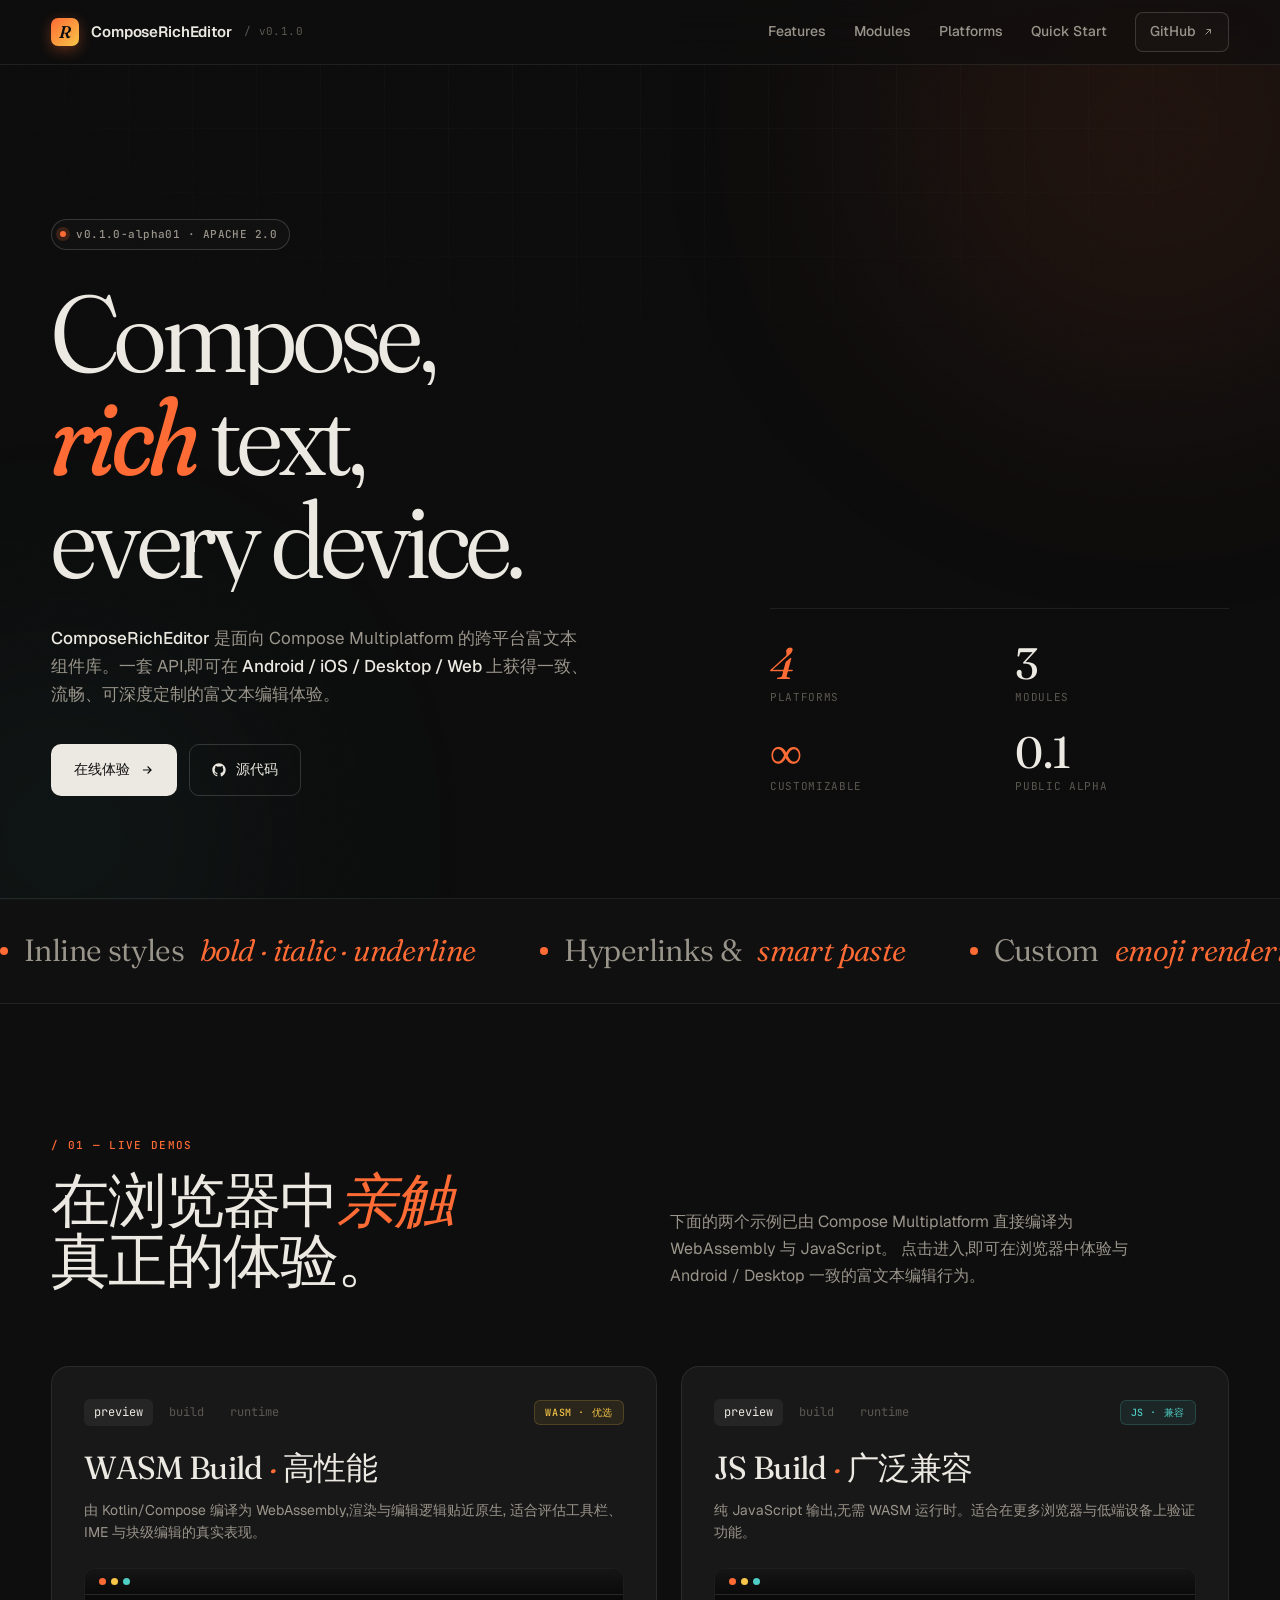
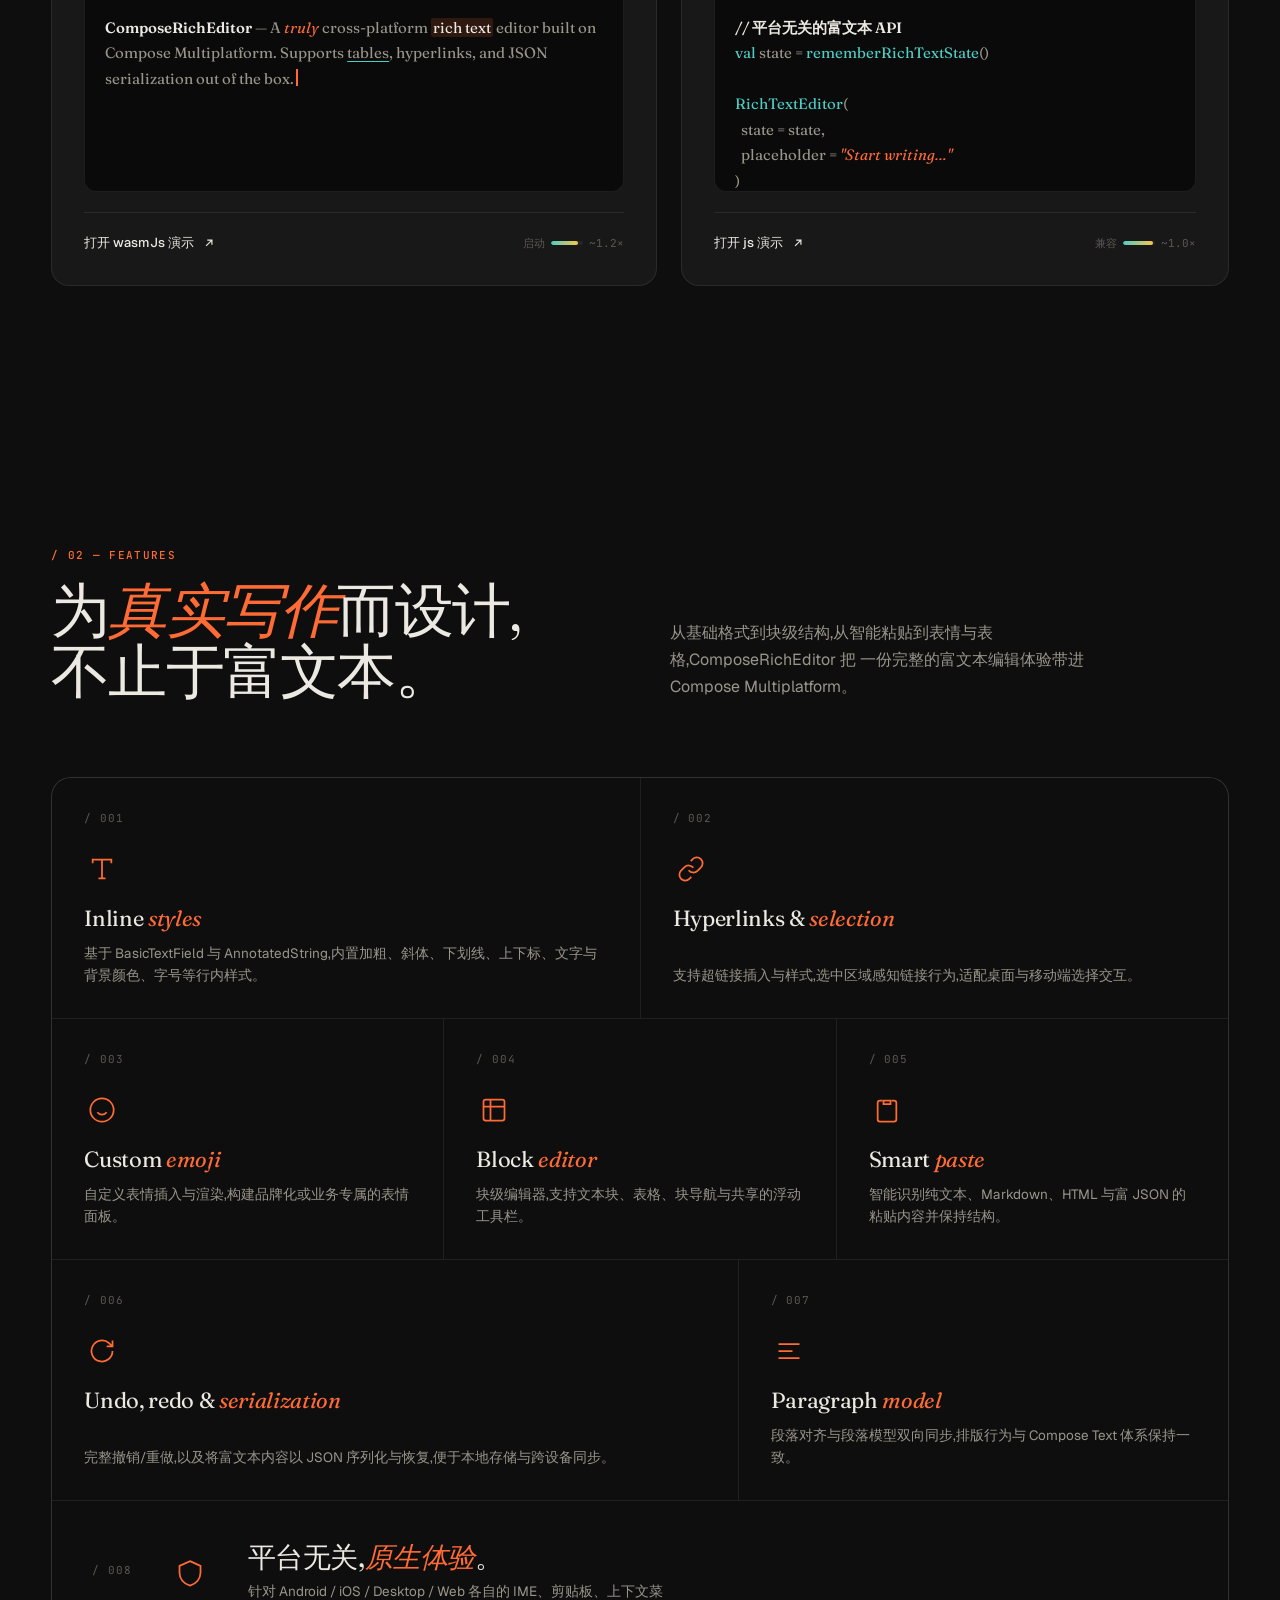
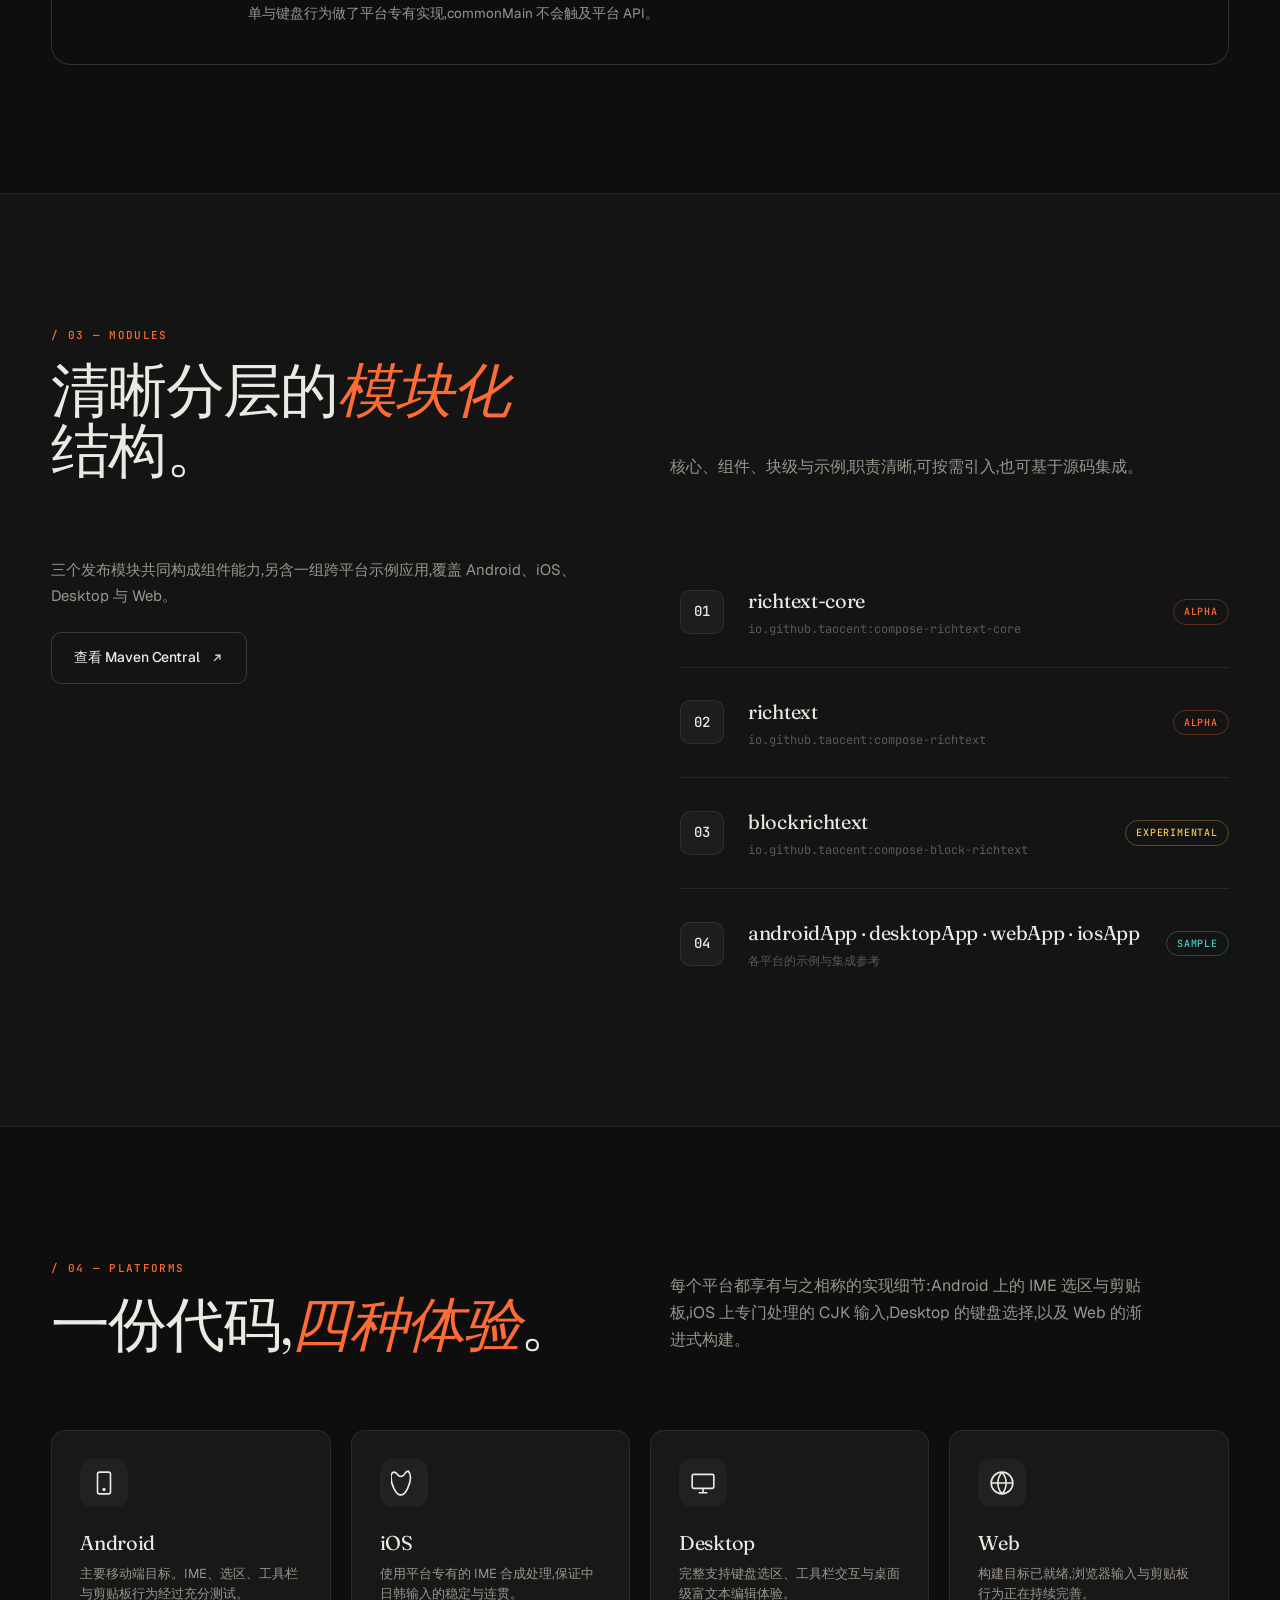
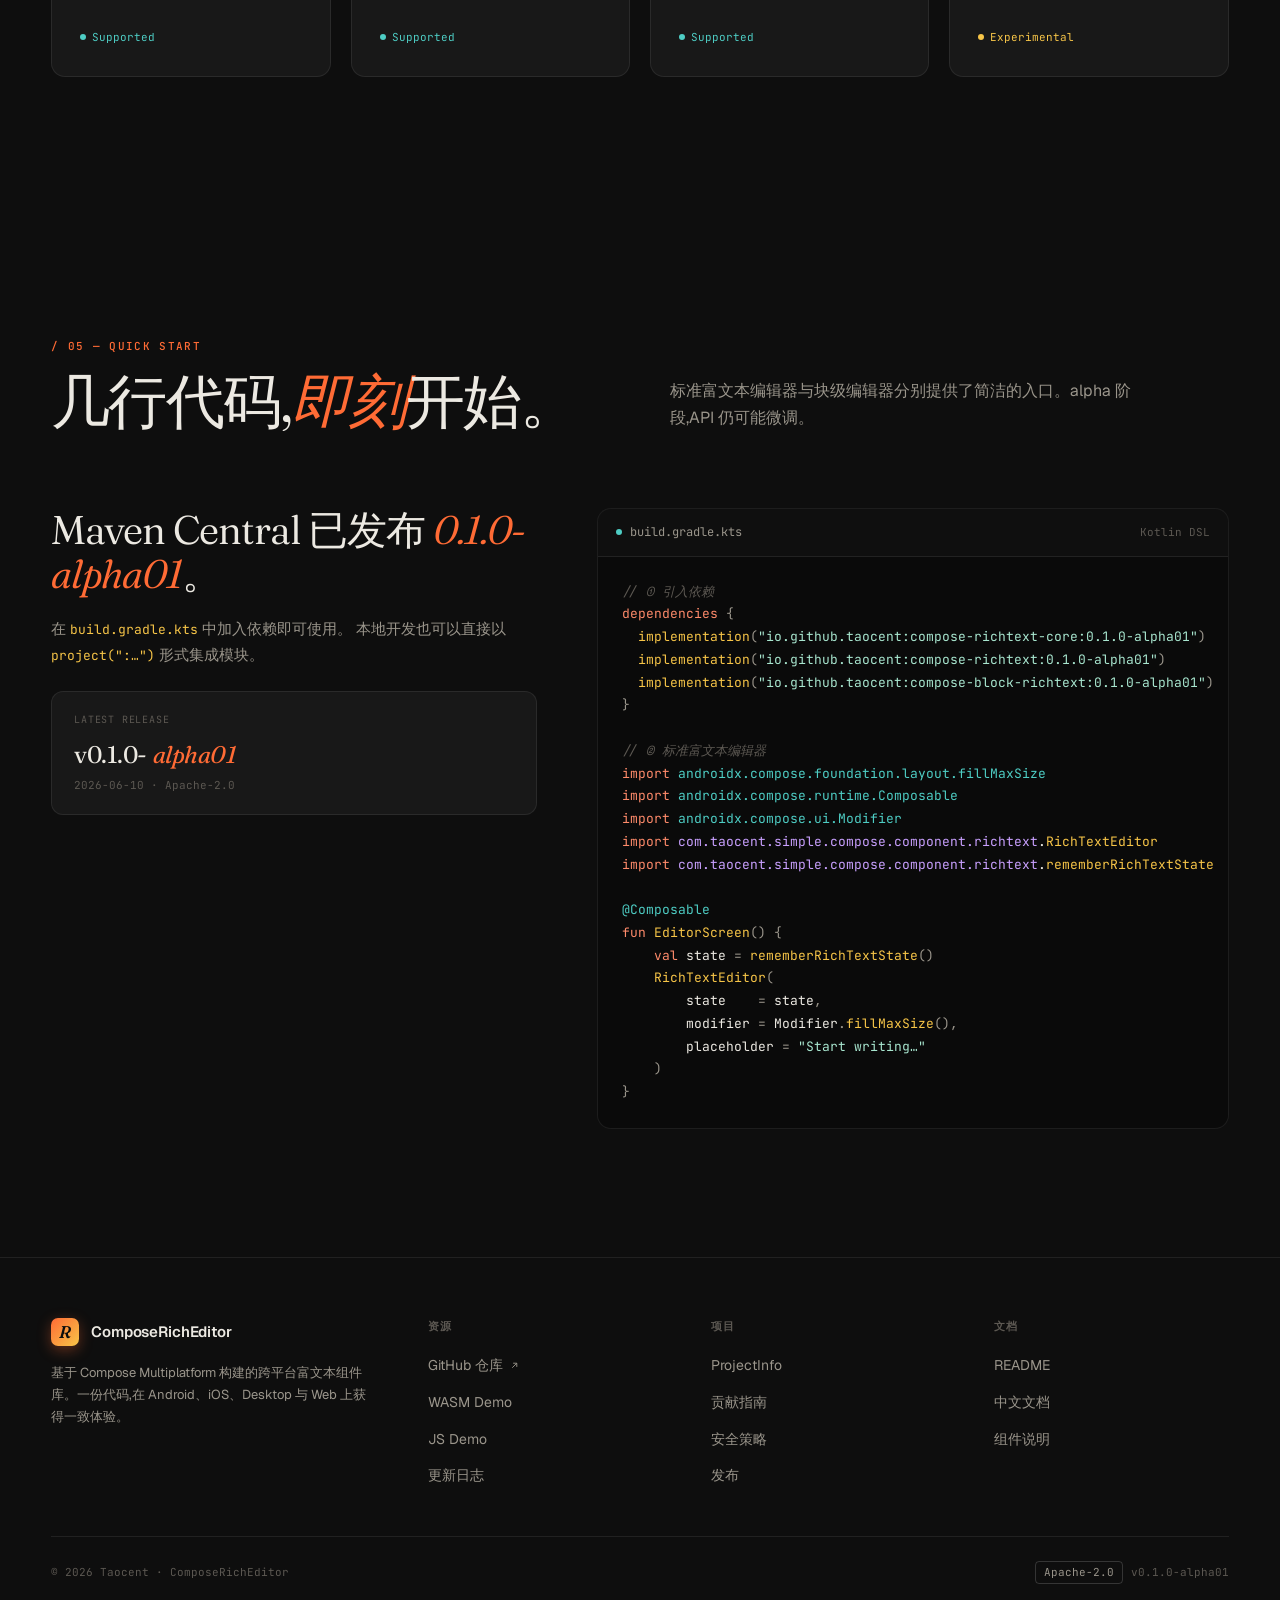
<file: index.html>
<!DOCTYPE html>
<html lang="zh-CN">
<head>
    <meta charset="UTF-8">
    <meta name="viewport" content="width=device-width, initial-scale=1.0">
    <meta name="description" content="ComposeRichEditor — 基于 Compose Multiplatform 的跨平台富文本编辑器,支持 Android / iOS / Desktop / Web。">
    <meta name="theme-color" content="#0E0E0E">
    <title>ComposeRichEditor · 跨平台富文本编辑器</title>

    <link rel="preconnect" href="https://fonts.googleapis.com">
    <link rel="preconnect" href="https://fonts.gstatic.com" crossorigin>
    <link href="https://fonts.googleapis.com/css2?family=Fraunces:opsz,wght,SOFT,WONK@9..144,300..900,0..100,0..1&family=JetBrains+Mono:wght@300;400;500;600&family=Geist:wght@300;400;500;600;700&family=Geist+Mono:wght@400;500&display=swap" rel="stylesheet">

    <style>
        /* ============================================
           Reset & Base
           ============================================ */
        *, *::before, *::after {
            box-sizing: border-box;
            margin: 0;
            padding: 0;
        }

        :root {
            --bg: #0E0E0E;
            --bg-elev: #141414;
            --bg-card: #181818;
            --line: rgba(255, 255, 255, 0.08);
            --line-strong: rgba(255, 255, 255, 0.16);
            --text: #ECE9E2;
            --text-dim: #9A958B;
            --text-mute: #5C5852;
            --accent: #FF6B35;
            --accent-soft: #F7C548;
            --cool: #4ECDC4;
            --serif: "Fraunces", "Times New Roman", serif;
            --sans: "Geist", "Helvetica Neue", sans-serif;
            --mono: "JetBrains Mono", "Geist Mono", ui-monospace, monospace;
            --ease: cubic-bezier(0.22, 1, 0.36, 1);
        }

        html {
            scroll-behavior: smooth;
            background: var(--bg);
        }

        body {
            font-family: var(--sans);
            background: var(--bg);
            color: var(--text);
            line-height: 1.55;
            font-weight: 400;
            -webkit-font-smoothing: antialiased;
            -moz-osx-font-smoothing: grayscale;
            overflow-x: hidden;
            font-feature-settings: "ss01", "cv11";
        }

        ::selection {
            background: var(--accent);
            color: #0E0E0E;
        }

        a {
            color: inherit;
            text-decoration: none;
        }

        /* ============================================
           Background Atmosphere
           ============================================ */
        .atmos {
            position: fixed;
            inset: 0;
            z-index: 0;
            pointer-events: none;
            overflow: hidden;
        }

        .atmos::before,
        .atmos::after {
            content: "";
            position: absolute;
            border-radius: 50%;
            filter: blur(120px);
            opacity: 0.35;
        }

        .atmos::before {
            width: 60vw;
            height: 60vw;
            top: -20vw;
            right: -20vw;
            background: radial-gradient(circle, rgba(255, 107, 53, 0.45) 0%, transparent 70%);
            animation: float-a 24s ease-in-out infinite;
        }

        .atmos::after {
            width: 50vw;
            height: 50vw;
            bottom: -20vw;
            left: -20vw;
            background: radial-gradient(circle, rgba(78, 205, 196, 0.25) 0%, transparent 70%);
            animation: float-b 28s ease-in-out infinite;
        }

        @keyframes float-a {
            0%, 100% { transform: translate(0, 0) scale(1); }
            50% { transform: translate(-8vw, 6vw) scale(1.1); }
        }

        @keyframes float-b {
            0%, 100% { transform: translate(0, 0) scale(1); }
            50% { transform: translate(6vw, -4vw) scale(1.15); }
        }

        .grain {
            position: fixed;
            inset: 0;
            z-index: 1;
            pointer-events: none;
            opacity: 0.4;
            mix-blend-mode: overlay;
            background-image: url("data:image/svg+xml;utf8,<svg xmlns='http://www.w3.org/2000/svg' width='200' height='200'><filter id='n'><feTurbulence type='fractalNoise' baseFrequency='0.9' numOctaves='2' stitchTiles='stitch'/><feColorMatrix values='0 0 0 0 0  0 0 0 0 0  0 0 0 0 0  0 0 0 0.6 0'/></filter><rect width='100%' height='100%' filter='url(%23n)'/></svg>");
        }

        .grid-bg {
            position: fixed;
            inset: 0;
            z-index: 0;
            pointer-events: none;
            background-image:
                linear-gradient(rgba(255, 255, 255, 0.022) 1px, transparent 1px),
                linear-gradient(90deg, rgba(255, 255, 255, 0.022) 1px, transparent 1px);
            background-size: 64px 64px;
            mask-image: radial-gradient(ellipse 80% 60% at 50% 0%, #000 30%, transparent 80%);
        }

        .page {
            position: relative;
            z-index: 2;
        }

        /* ============================================
           Container
           ============================================ */
        .wrap {
            width: 100%;
            max-width: 1440px;
            margin: 0 auto;
            padding: 0 clamp(20px, 4vw, 56px);
        }

        /* ============================================
           Top Bar
           ============================================ */
        .topbar {
            position: sticky;
            top: 0;
            z-index: 50;
            backdrop-filter: blur(16px) saturate(140%);
            -webkit-backdrop-filter: blur(16px) saturate(140%);
            background: rgba(14, 14, 14, 0.65);
            border-bottom: 1px solid var(--line);
        }

        .topbar-inner {
            display: flex;
            align-items: center;
            justify-content: space-between;
            height: 64px;
        }

        .brand {
            display: flex;
            align-items: center;
            gap: 12px;
            font-family: var(--sans);
            font-weight: 600;
            font-size: 15px;
            letter-spacing: -0.01em;
        }

        .brand-mark {
            width: 28px;
            height: 28px;
            display: grid;
            place-items: center;
            background: linear-gradient(135deg, var(--accent) 0%, var(--accent-soft) 100%);
            color: #0E0E0E;
            border-radius: 7px;
            font-family: var(--serif);
            font-weight: 600;
            font-size: 17px;
            font-style: italic;
            box-shadow: 0 4px 14px rgba(255, 107, 53, 0.35);
        }

        .brand-meta {
            color: var(--text-mute);
            font-family: var(--mono);
            font-size: 11px;
            font-weight: 400;
            letter-spacing: 0.04em;
        }

        .nav {
            display: flex;
            align-items: center;
            gap: 28px;
        }

        .nav a {
            color: var(--text-dim);
            font-size: 14px;
            font-weight: 500;
            transition: color 0.3s var(--ease);
            position: relative;
        }

        .nav a:hover { color: var(--text); }

        .nav-cta {
            display: inline-flex;
            align-items: center;
            gap: 6px;
            padding: 8px 14px;
            border: 1px solid var(--line-strong);
            border-radius: 8px;
            font-size: 13px;
            color: var(--text);
            background: rgba(255, 255, 255, 0.02);
            transition: all 0.3s var(--ease);
        }

        .nav-cta:hover {
            background: var(--text);
            color: #0E0E0E;
            border-color: var(--text);
        }

        .nav-cta svg { width: 12px; height: 12px; }

        /* ============================================
           Hero
           ============================================ */
        .hero {
            position: relative;
            padding: clamp(80px, 12vw, 160px) 0 clamp(60px, 8vw, 120px);
        }

        .hero-grid {
            display: grid;
            grid-template-columns: 1.4fr 1fr;
            gap: clamp(40px, 6vw, 80px);
            align-items: end;
        }

        .hero-eyebrow {
            display: inline-flex;
            align-items: center;
            gap: 10px;
            padding: 6px 12px 6px 8px;
            border: 1px solid var(--line-strong);
            border-radius: 100px;
            font-family: var(--mono);
            font-size: 11px;
            font-weight: 500;
            color: var(--text-dim);
            letter-spacing: 0.04em;
            margin-bottom: 32px;
            background: rgba(255, 255, 255, 0.02);
        }

        .eyebrow-dot {
            width: 6px;
            height: 6px;
            border-radius: 50%;
            background: var(--accent);
            box-shadow: 0 0 0 4px rgba(255, 107, 53, 0.18);
            animation: pulse 2.4s ease-in-out infinite;
        }

        @keyframes pulse {
            0%, 100% { opacity: 1; }
            50% { opacity: 0.4; }
        }

        .hero h1 {
            font-family: var(--serif);
            font-weight: 350;
            font-size: clamp(48px, 8.5vw, 128px);
            line-height: 0.95;
            letter-spacing: -0.035em;
            font-variation-settings: "opsz" 144, "SOFT" 50, "WONK" 0;
            margin-bottom: 32px;
        }

        .hero h1 em {
            font-style: italic;
            font-weight: 400;
            color: var(--accent);
            font-variation-settings: "opsz" 144, "SOFT" 100, "WONK" 1;
        }

        .hero h1 .line {
            display: block;
            overflow: hidden;
        }

        .hero h1 .line > span {
            display: inline-block;
            animation: rise 1.1s var(--ease) backwards;
        }

        .hero h1 .line:nth-child(1) > span { animation-delay: 0.05s; }
        .hero h1 .line:nth-child(2) > span { animation-delay: 0.18s; }
        .hero h1 .line:nth-child(3) > span { animation-delay: 0.32s; }

        @keyframes rise {
            from { transform: translateY(110%); opacity: 0; }
            to { transform: translateY(0); opacity: 1; }
        }

        .hero-sub {
            max-width: 540px;
            font-size: clamp(15px, 1.4vw, 17px);
            color: var(--text-dim);
            line-height: 1.65;
            margin-bottom: 36px;
            animation: fade 1.2s var(--ease) 0.5s backwards;
        }

        @keyframes fade {
            from { opacity: 0; transform: translateY(10px); }
            to { opacity: 1; transform: translateY(0); }
        }

        .hero-sub strong {
            color: var(--text);
            font-weight: 500;
        }

        .hero-actions {
            display: flex;
            flex-wrap: wrap;
            gap: 12px;
            animation: fade 1.2s var(--ease) 0.7s backwards;
        }

        .btn {
            display: inline-flex;
            align-items: center;
            gap: 10px;
            padding: 14px 22px;
            border-radius: 10px;
            font-size: 14px;
            font-weight: 500;
            letter-spacing: -0.005em;
            transition: all 0.3s var(--ease);
            cursor: pointer;
            border: 1px solid transparent;
            font-family: var(--sans);
        }

        .btn-primary {
            background: var(--text);
            color: #0E0E0E;
        }

        .btn-primary:hover {
            background: var(--accent);
            color: #0E0E0E;
            transform: translateY(-2px);
            box-shadow: 0 12px 28px rgba(255, 107, 53, 0.3);
        }

        .btn-ghost {
            background: transparent;
            color: var(--text);
            border-color: var(--line-strong);
        }

        .btn-ghost:hover {
            border-color: var(--text);
            background: rgba(255, 255, 255, 0.04);
        }

        .btn svg { width: 14px; height: 14px; }

        .hero-meta {
            display: grid;
            grid-template-columns: repeat(2, 1fr);
            gap: 24px 32px;
            padding-top: 32px;
            border-top: 1px solid var(--line);
            animation: fade 1.2s var(--ease) 0.9s backwards;
        }

        .meta-item {
            display: flex;
            flex-direction: column;
            gap: 4px;
        }

        .meta-num {
            font-family: var(--serif);
            font-size: clamp(28px, 3.6vw, 44px);
            font-weight: 400;
            line-height: 1;
            letter-spacing: -0.02em;
            color: var(--text);
        }

        .meta-num em {
            font-style: italic;
            color: var(--accent);
        }

        .meta-label {
            font-family: var(--mono);
            font-size: 11px;
            color: var(--text-mute);
            letter-spacing: 0.06em;
            text-transform: uppercase;
        }

        /* ============================================
           Marquee
           ============================================ */
        .marquee {
            position: relative;
            border-top: 1px solid var(--line);
            border-bottom: 1px solid var(--line);
            padding: 28px 0;
            overflow: hidden;
            background: rgba(255, 255, 255, 0.012);
        }

        .marquee-track {
            display: flex;
            gap: 64px;
            animation: scroll 38s linear infinite;
            white-space: nowrap;
            width: max-content;
        }

        @keyframes scroll {
            from { transform: translateX(0); }
            to { transform: translateX(-50%); }
        }

        .marquee-item {
            display: inline-flex;
            align-items: center;
            gap: 16px;
            font-family: var(--serif);
            font-size: clamp(20px, 2.4vw, 32px);
            font-weight: 350;
            color: var(--text-dim);
            letter-spacing: -0.02em;
        }

        .marquee-item em {
            font-style: italic;
            color: var(--accent);
        }

        .marquee-item .dot {
            width: 8px;
            height: 8px;
            border-radius: 50%;
            background: var(--accent);
            flex-shrink: 0;
        }

        .marquee-item .sep {
            color: var(--text-mute);
        }

        /* ============================================
           Demo Section
           ============================================ */
        .section {
            padding: clamp(80px, 10vw, 140px) 0;
        }

        .section-head {
            display: grid;
            grid-template-columns: 1fr 1fr;
            gap: 60px;
            margin-bottom: clamp(48px, 6vw, 80px);
            align-items: end;
        }

        .section-tag {
            display: inline-block;
            font-family: var(--mono);
            font-size: 11px;
            font-weight: 500;
            color: var(--accent);
            letter-spacing: 0.12em;
            text-transform: uppercase;
            margin-bottom: 16px;
        }

        .section-title {
            font-family: var(--serif);
            font-weight: 350;
            font-size: clamp(32px, 4.6vw, 64px);
            line-height: 1.02;
            letter-spacing: -0.03em;
        }

        .section-title em {
            font-style: italic;
            color: var(--accent);
        }

        .section-lede {
            color: var(--text-dim);
            font-size: 16px;
            line-height: 1.7;
            max-width: 480px;
        }

        .demo-grid {
            display: grid;
            grid-template-columns: 1.05fr 0.95fr;
            gap: 24px;
        }

        .demo-card {
            position: relative;
            display: flex;
            flex-direction: column;
            padding: 32px;
            background: var(--bg-card);
            border: 1px solid var(--line);
            border-radius: 18px;
            overflow: hidden;
            transition: all 0.5s var(--ease);
            min-height: 520px;
        }

        .demo-card::before {
            content: "";
            position: absolute;
            inset: 0;
            background: radial-gradient(ellipse at top right, rgba(255, 107, 53, 0.08) 0%, transparent 60%);
            opacity: 0;
            transition: opacity 0.5s var(--ease);
        }

        .demo-card:hover {
            transform: translateY(-4px);
            border-color: var(--line-strong);
        }

        .demo-card:hover::before { opacity: 1; }

        .demo-head {
            display: flex;
            align-items: center;
            justify-content: space-between;
            margin-bottom: 24px;
            position: relative;
            z-index: 1;
        }

        .demo-tabs {
            display: inline-flex;
            align-items: center;
            gap: 6px;
            font-family: var(--mono);
            font-size: 12px;
            color: var(--text-mute);
        }

        .demo-tabs span {
            padding: 4px 10px;
            border-radius: 6px;
        }

        .demo-tabs span.active {
            color: var(--text);
            background: rgba(255, 255, 255, 0.06);
        }

        .demo-badge {
            display: inline-flex;
            align-items: center;
            gap: 6px;
            padding: 4px 10px;
            border-radius: 6px;
            font-family: var(--mono);
            font-size: 10px;
            font-weight: 500;
            letter-spacing: 0.06em;
            text-transform: uppercase;
            color: var(--accent-soft);
            background: rgba(247, 197, 72, 0.08);
            border: 1px solid rgba(247, 197, 72, 0.18);
        }

        .demo-badge.cool {
            color: var(--cool);
            background: rgba(78, 205, 196, 0.08);
            border-color: rgba(78, 205, 196, 0.2);
        }

        .demo-title {
            font-family: var(--serif);
            font-size: clamp(24px, 2.6vw, 32px);
            font-weight: 400;
            letter-spacing: -0.02em;
            line-height: 1.15;
            margin-bottom: 12px;
            position: relative;
            z-index: 1;
        }

        .demo-title em {
            font-style: italic;
            color: var(--accent);
        }

        .demo-desc {
            color: var(--text-dim);
            font-size: 14px;
            line-height: 1.6;
            margin-bottom: 24px;
            position: relative;
            z-index: 1;
        }

        .demo-preview {
            flex: 1;
            position: relative;
            background: #0A0A0A;
            border: 1px solid var(--line);
            border-radius: 12px;
            overflow: hidden;
            min-height: 220px;
            margin-bottom: 20px;
        }

        .demo-preview::before {
            content: "";
            position: absolute;
            top: 0;
            left: 0;
            right: 0;
            height: 26px;
            background: linear-gradient(to bottom, #161616, #0A0A0A);
            border-bottom: 1px solid var(--line);
            z-index: 2;
        }

        .demo-preview::after {
            content: "";
            position: absolute;
            top: 9px;
            left: 14px;
            width: 7px;
            height: 7px;
            border-radius: 50%;
            background: var(--accent);
            box-shadow:
                12px 0 0 var(--accent-soft),
                24px 0 0 var(--cool);
            z-index: 3;
        }

        .demo-canvas {
            position: absolute;
            inset: 26px 0 0 0;
            padding: 20px;
            font-family: var(--serif);
            font-size: 15px;
            line-height: 1.7;
            color: var(--text-dim);
            overflow: hidden;
        }

        .demo-canvas b { color: var(--text); font-weight: 600; }
        .demo-canvas i { color: var(--accent); font-style: italic; }
        .demo-canvas u { text-decoration-color: var(--cool); text-underline-offset: 3px; }
        .demo-canvas .hl {
            background: rgba(255, 107, 53, 0.15);
            color: var(--text);
            padding: 0 2px;
            border-radius: 2px;
        }

        .cursor {
            display: inline-block;
            width: 2px;
            height: 1.1em;
            background: var(--accent);
            vertical-align: -2px;
            margin-left: 2px;
            animation: blink 1s steps(2) infinite;
        }

        @keyframes blink {
            50% { opacity: 0; }
        }

        .demo-action {
            display: flex;
            align-items: center;
            justify-content: space-between;
            padding-top: 20px;
            border-top: 1px solid var(--line);
            position: relative;
            z-index: 1;
        }

        .demo-link {
            display: inline-flex;
            align-items: center;
            gap: 8px;
            color: var(--text);
            font-size: 13px;
            font-weight: 500;
            transition: all 0.3s var(--ease);
        }

        .demo-link svg {
            width: 14px;
            height: 14px;
            transition: transform 0.3s var(--ease);
        }

        .demo-card:hover .demo-link svg {
            transform: translate(3px, -3px);
        }

        .demo-perf {
            display: inline-flex;
            align-items: center;
            gap: 6px;
            font-family: var(--mono);
            font-size: 11px;
            color: var(--text-mute);
        }

        .demo-perf .bar {
            width: 32px;
            height: 4px;
            background: rgba(255, 255, 255, 0.06);
            border-radius: 2px;
            overflow: hidden;
            position: relative;
        }

        .demo-perf .bar::after {
            content: "";
            position: absolute;
            inset: 0;
            width: var(--w, 70%);
            background: linear-gradient(90deg, var(--cool), var(--accent-soft));
            border-radius: 2px;
        }

        /* ============================================
           Features
           ============================================ */
        .features {
            position: relative;
        }

        .features-grid {
            display: grid;
            grid-template-columns: repeat(12, 1fr);
            gap: 1px;
            background: var(--line);
            border: 1px solid var(--line);
            border-radius: 20px;
            overflow: hidden;
        }

        .feat {
            position: relative;
            background: var(--bg);
            padding: 32px;
            min-height: 240px;
            display: flex;
            flex-direction: column;
            transition: background 0.4s var(--ease);
        }

        .feat:hover { background: var(--bg-card); }

        .feat-num {
            font-family: var(--mono);
            font-size: 11px;
            color: var(--text-mute);
            letter-spacing: 0.08em;
            margin-bottom: 24px;
        }

        .feat-icon {
            width: 36px;
            height: 36px;
            display: grid;
            place-items: center;
            margin-bottom: 18px;
            color: var(--accent);
        }

        .feat-icon svg { width: 28px; height: 28px; stroke-width: 1.5; }

        .feat h3 {
            font-family: var(--serif);
            font-size: 22px;
            font-weight: 400;
            line-height: 1.2;
            letter-spacing: -0.015em;
            margin-bottom: 10px;
        }

        .feat h3 em { font-style: italic; color: var(--accent); }

        .feat p {
            color: var(--text-dim);
            font-size: 13.5px;
            line-height: 1.6;
            margin-top: auto;
        }

        .feat.size-8 { grid-column: span 8; }
        .feat.size-6 { grid-column: span 6; }
        .feat.size-4 { grid-column: span 4; }
        .feat.size-5 { grid-column: span 5; }
        .feat.size-7 { grid-column: span 7; }
        .feat.size-12 { grid-column: span 12; }

        .feat.size-12 {
            min-height: auto;
            flex-direction: row;
            align-items: center;
            gap: 40px;
            padding: 40px;
        }

        .feat.size-12 .feat-visual {
            flex: 1;
        }

        .feat.size-12 h3 { font-size: 28px; margin-bottom: 6px; }
        .feat.size-12 p { margin-top: 0; max-width: 420px; }

        /* ============================================
           Modules
           ============================================ */
        .modules {
            position: relative;
            background: var(--bg-elev);
            border-top: 1px solid var(--line);
            border-bottom: 1px solid var(--line);
        }

        .modules-inner {
            display: grid;
            grid-template-columns: 1fr 1fr;
            gap: 80px;
        }

        .module-list {
            display: flex;
            flex-direction: column;
        }

        .module-item {
            padding: 28px 0;
            border-bottom: 1px solid var(--line);
            display: grid;
            grid-template-columns: auto 1fr auto;
            gap: 24px;
            align-items: center;
            transition: all 0.3s var(--ease);
        }

        .module-item:last-child { border-bottom: none; }

        .module-item:hover { padding-left: 12px; }

        .module-mark {
            width: 44px;
            height: 44px;
            border-radius: 10px;
            display: grid;
            place-items: center;
            font-family: var(--mono);
            font-size: 14px;
            font-weight: 500;
            color: var(--text);
            background: rgba(255, 255, 255, 0.04);
            border: 1px solid var(--line);
        }

        .module-item:hover .module-mark {
            color: #0E0E0E;
            background: var(--accent);
            border-color: var(--accent);
        }

        .module-info h4 {
            font-family: var(--serif);
            font-size: 20px;
            font-weight: 400;
            letter-spacing: -0.015em;
            margin-bottom: 4px;
        }

        .module-info p {
            font-family: var(--mono);
            font-size: 12px;
            color: var(--text-mute);
        }

        .module-status {
            font-family: var(--mono);
            font-size: 10px;
            font-weight: 500;
            text-transform: uppercase;
            letter-spacing: 0.08em;
            padding: 4px 10px;
            border-radius: 100px;
            border: 1px solid var(--line-strong);
            color: var(--text-dim);
        }

        .module-status.alpha { color: var(--accent); border-color: rgba(255, 107, 53, 0.3); }
        .module-status.exp { color: var(--accent-soft); border-color: rgba(247, 197, 72, 0.3); }
        .module-status.sample { color: var(--cool); border-color: rgba(78, 205, 196, 0.3); }

        /* ============================================
           Platforms
           ============================================ */
        .platforms {
            display: grid;
            grid-template-columns: repeat(4, 1fr);
            gap: 20px;
        }

        .platform {
            position: relative;
            padding: 28px;
            background: var(--bg-card);
            border: 1px solid var(--line);
            border-radius: 14px;
            transition: all 0.4s var(--ease);
            overflow: hidden;
        }

        .platform:hover {
            border-color: var(--line-strong);
            transform: translateY(-3px);
        }

        .platform-icon {
            width: 48px;
            height: 48px;
            margin-bottom: 20px;
            display: grid;
            place-items: center;
            background: rgba(255, 255, 255, 0.04);
            border-radius: 12px;
            color: var(--text);
        }

        .platform-icon svg { width: 26px; height: 26px; }

        .platform h4 {
            font-family: var(--serif);
            font-size: 20px;
            font-weight: 400;
            letter-spacing: -0.015em;
            margin-bottom: 6px;
        }

        .platform p {
            font-size: 13px;
            color: var(--text-dim);
            line-height: 1.5;
            margin-bottom: 20px;
        }

        .platform-tag {
            display: inline-flex;
            align-items: center;
            gap: 6px;
            font-family: var(--mono);
            font-size: 11px;
            color: var(--cool);
        }

        .platform-tag.warn { color: var(--accent-soft); }

        .platform-tag .pip {
            width: 6px;
            height: 6px;
            border-radius: 50%;
            background: currentColor;
        }

        /* ============================================
           Code
           ============================================ */
        .quickstart {
            display: grid;
            grid-template-columns: 1fr 1.3fr;
            gap: 60px;
            align-items: stretch;
        }

        .quickstart-side h3 {
            font-family: var(--serif);
            font-size: clamp(28px, 3.2vw, 40px);
            font-weight: 350;
            line-height: 1.1;
            letter-spacing: -0.025em;
            margin-bottom: 20px;
        }

        .quickstart-side h3 em { font-style: italic; color: var(--accent); }

        .quickstart-side p {
            color: var(--text-dim);
            font-size: 15px;
            line-height: 1.7;
            margin-bottom: 24px;
        }

        .version-card {
            padding: 20px 22px;
            border: 1px solid var(--line);
            border-radius: 12px;
            background: var(--bg-card);
            margin-bottom: 16px;
        }

        .version-label {
            font-family: var(--mono);
            font-size: 10px;
            color: var(--text-mute);
            letter-spacing: 0.08em;
            text-transform: uppercase;
            margin-bottom: 8px;
        }

        .version-num {
            font-family: var(--serif);
            font-size: 24px;
            font-weight: 400;
            letter-spacing: -0.02em;
            display: flex;
            align-items: baseline;
            gap: 6px;
        }

        .version-num em {
            font-style: italic;
            color: var(--accent);
        }

        .version-meta {
            font-family: var(--mono);
            font-size: 11px;
            color: var(--text-mute);
            margin-top: 4px;
        }

        .code {
            background: #0A0A0A;
            border: 1px solid var(--line);
            border-radius: 14px;
            overflow: hidden;
            display: flex;
            flex-direction: column;
        }

        .code-head {
            display: flex;
            align-items: center;
            justify-content: space-between;
            padding: 14px 18px;
            border-bottom: 1px solid var(--line);
            background: rgba(255, 255, 255, 0.02);
        }

        .code-tab {
            display: inline-flex;
            align-items: center;
            gap: 8px;
            font-family: var(--mono);
            font-size: 12px;
            color: var(--text-dim);
        }

        .code-tab::before {
            content: "";
            width: 6px;
            height: 6px;
            border-radius: 50%;
            background: var(--cool);
        }

        .code-meta {
            font-family: var(--mono);
            font-size: 11px;
            color: var(--text-mute);
        }

        .code pre {
            padding: 24px;
            font-family: var(--mono);
            font-size: 13px;
            line-height: 1.75;
            color: var(--text);
            overflow-x: auto;
            flex: 1;
        }

        .code pre::-webkit-scrollbar { height: 8px; }
        .code pre::-webkit-scrollbar-thumb {
            background: rgba(255, 255, 255, 0.1);
            border-radius: 4px;
        }

        .tk-kw { color: #FF8B6B; }
        .tk-fn { color: #F7C548; }
        .tk-str { color: #A8E6CF; }
        .tk-com { color: #5C5852; font-style: italic; }
        .tk-tag { color: #4ECDC4; }
        .tk-pkg { color: #C9A0FF; }
        .tk-num { color: #F7C548; }
        .tk-pun { color: #9A958B; }

        /* ============================================
           Footer
           ============================================ */
        .footer {
            border-top: 1px solid var(--line);
            padding: 60px 0 40px;
            background: var(--bg);
        }

        .footer-inner {
            display: grid;
            grid-template-columns: 1.4fr 1fr 1fr 1fr;
            gap: 48px;
            margin-bottom: 48px;
        }

        .footer-brand p {
            color: var(--text-dim);
            font-size: 13px;
            line-height: 1.7;
            margin-top: 16px;
            max-width: 320px;
        }

        .footer-col h5 {
            font-family: var(--mono);
            font-size: 11px;
            color: var(--text-mute);
            letter-spacing: 0.08em;
            text-transform: uppercase;
            margin-bottom: 18px;
        }

        .footer-col ul {
            list-style: none;
            display: flex;
            flex-direction: column;
            gap: 12px;
        }

        .footer-col a {
            font-size: 14px;
            color: var(--text-dim);
            transition: color 0.3s var(--ease);
            display: inline-flex;
            align-items: center;
            gap: 6px;
        }

        .footer-col a:hover { color: var(--text); }

        .footer-col a svg { width: 11px; height: 11px; }

        .footer-bottom {
            display: flex;
            align-items: center;
            justify-content: space-between;
            padding-top: 24px;
            border-top: 1px solid var(--line);
            font-family: var(--mono);
            font-size: 11px;
            color: var(--text-mute);
            flex-wrap: wrap;
            gap: 16px;
        }

        .footer-bottom .lic {
            display: inline-flex;
            align-items: center;
            gap: 8px;
        }

        .footer-bottom .lic .pill {
            padding: 2px 8px;
            border: 1px solid var(--line-strong);
            border-radius: 4px;
            color: var(--text-dim);
        }

        /* ============================================
           Reveal animation
           ============================================ */
        .reveal {
            opacity: 0;
            transform: translateY(28px);
            transition: opacity 0.9s var(--ease), transform 0.9s var(--ease);
        }

        .reveal.in {
            opacity: 1;
            transform: translateY(0);
        }

        .reveal-1 { transition-delay: 0.05s; }
        .reveal-2 { transition-delay: 0.15s; }
        .reveal-3 { transition-delay: 0.25s; }
        .reveal-4 { transition-delay: 0.35s; }

        /* ============================================
           Responsive
           ============================================ */
        @media (max-width: 1100px) {
            .hero-grid { grid-template-columns: 1fr; gap: 48px; }
            .section-head { grid-template-columns: 1fr; gap: 24px; }
            .demo-grid { grid-template-columns: 1fr; }
            .modules-inner { grid-template-columns: 1fr; gap: 48px; }
            .quickstart { grid-template-columns: 1fr; gap: 32px; }
            .platforms { grid-template-columns: repeat(2, 1fr); }
            .footer-inner { grid-template-columns: 1fr 1fr; }
            .feat.size-8, .feat.size-6, .feat.size-7, .feat.size-5 { grid-column: span 12; }
            .feat.size-4 { grid-column: span 6; }
            .feat.size-12 { flex-direction: column; align-items: flex-start; }
        }

        @media (max-width: 720px) {
            .nav .nav-link { display: none; }
            .footer-inner { grid-template-columns: 1fr; }
            .feat.size-4 { grid-column: span 12; }
            .platforms { grid-template-columns: 1fr; }
            .demo-card { min-height: 460px; padding: 24px; }
            .hero-meta { grid-template-columns: 1fr 1fr; gap: 20px; }
            .module-item {
                grid-template-columns: auto 1fr;
                gap: 14px;
            }
            .module-item .module-status {
                grid-column: 2;
                justify-self: start;
            }
        }

        @media (max-width: 480px) {
            .hero h1 { font-size: 56px; }
            .section-title { font-size: 36px; }
            .topbar-inner { height: 56px; }
            .nav-cta { padding: 6px 10px; font-size: 12px; }
        }

        /* Reduced motion */
        @media (prefers-reduced-motion: reduce) {
            *, *::before, *::after {
                animation-duration: 0.01ms !important;
                transition-duration: 0.01ms !important;
            }
        }
    </style>
</head>
<body>
    <div class="atmos" aria-hidden="true"></div>
    <div class="grid-bg" aria-hidden="true"></div>
    <div class="grain" aria-hidden="true"></div>

    <div class="page">

        <!-- Top Bar -->
        <header class="topbar">
            <div class="wrap topbar-inner">
                <a href="#top" class="brand">
                    <span class="brand-mark">R</span>
                    <span>ComposeRichEditor</span>
                    <span class="brand-meta">/&nbsp;v0.1.0</span>
                </a>
                <nav class="nav">
                    <a href="#features" class="nav-link">Features</a>
                    <a href="#modules" class="nav-link">Modules</a>
                    <a href="#platforms" class="nav-link">Platforms</a>
                    <a href="#quickstart" class="nav-link">Quick&nbsp;Start</a>
                    <a href="https://github.com/Taocent/ComposeRichEditor" target="_blank" rel="noopener" class="nav-cta">
                        GitHub
                        <svg viewBox="0 0 24 24" fill="none" stroke="currentColor" stroke-width="2"><path d="M7 17L17 7M9 7h8v8"/></svg>
                    </a>
                </nav>
            </div>
        </header>

        <!-- Hero -->
        <section class="hero" id="top">
            <div class="wrap">
                <div class="hero-grid">
                    <div>
                        <div class="hero-eyebrow">
                            <span class="eyebrow-dot"></span>
                            <span>v0.1.0-alpha01 ·&nbsp;APACHE&nbsp;2.0</span>
                        </div>
                        <h1>
                            <span class="line"><span>Compose,</span></span>
                            <span class="line"><span><em>rich</em> text,</span></span>
                            <span class="line"><span>every device.</span></span>
                        </h1>
                        <p class="hero-sub">
                            <strong>ComposeRichEditor</strong> 是面向 Compose Multiplatform 的跨平台富文本组件库。一套 API,即可在
                            <strong>Android&nbsp;/&nbsp;iOS&nbsp;/&nbsp;Desktop&nbsp;/&nbsp;Web</strong> 上获得一致、流畅、可深度定制的富文本编辑体验。
                        </p>
                        <div class="hero-actions">
                            <a href="#demos" class="btn btn-primary">
                                在线体验
                                <svg viewBox="0 0 24 24" fill="none" stroke="currentColor" stroke-width="2"><path d="M5 12h14M13 6l6 6-6 6"/></svg>
                            </a>
                            <a href="https://github.com/Taocent/ComposeRichEditor" target="_blank" rel="noopener" class="btn btn-ghost">
                                <svg viewBox="0 0 24 24" fill="currentColor"><path d="M12 .5C5.65.5.5 5.65.5 12c0 5.08 3.29 9.39 7.86 10.92.58.1.79-.25.79-.56v-2.16c-3.2.7-3.87-1.36-3.87-1.36-.52-1.33-1.28-1.69-1.28-1.69-1.05-.72.08-.7.08-.7 1.16.08 1.77 1.2 1.77 1.2 1.03 1.77 2.71 1.26 3.37.97.1-.75.4-1.26.73-1.55-2.55-.29-5.24-1.28-5.24-5.69 0-1.26.45-2.29 1.19-3.1-.12-.29-.51-1.47.11-3.06 0 0 .97-.31 3.18 1.18a11.06 11.06 0 0 1 5.79 0c2.21-1.49 3.18-1.18 3.18-1.18.62 1.59.23 2.77.11 3.06.74.81 1.19 1.84 1.19 3.1 0 4.42-2.69 5.39-5.25 5.68.41.36.78 1.07.78 2.16v3.2c0 .31.21.67.8.55C20.21 21.39 23.5 17.08 23.5 12 23.5 5.65 18.35.5 12 .5Z"/></svg>
                                源代码
                            </a>
                        </div>
                    </div>
                    <div class="hero-meta">
                        <div class="meta-item">
                            <div class="meta-num"><em>4</em></div>
                            <div class="meta-label">Platforms</div>
                        </div>
                        <div class="meta-item">
                            <div class="meta-num">3</div>
                            <div class="meta-label">Modules</div>
                        </div>
                        <div class="meta-item">
                            <div class="meta-num"><em>∞</em></div>
                            <div class="meta-label">Customizable</div>
                        </div>
                        <div class="meta-item">
                            <div class="meta-num">0.1</div>
                            <div class="meta-label">Public Alpha</div>
                        </div>
                    </div>
                </div>
            </div>
        </section>

        <!-- Marquee -->
        <div class="marquee" aria-hidden="true">
            <div class="marquee-track">
                <span class="marquee-item"><span class="dot"></span>Inline styles <em>bold · italic · underline</em></span>
                <span class="marquee-item"><span class="dot"></span>Hyperlinks &amp; <em>smart paste</em></span>
                <span class="marquee-item"><span class="dot"></span>Custom <em>emoji rendering</em></span>
                <span class="marquee-item"><span class="dot"></span>JSON <em>serialization</em></span>
                <span class="marquee-item"><span class="dot"></span>Block editor &amp; <em>tables</em></span>
                <span class="marquee-item"><span class="dot"></span>Floating &amp; <em>bottom toolbars</em></span>
                <span class="marquee-item"><span class="dot"></span>Cross-platform <em>IME</em></span>
                <span class="marquee-item"><span class="dot"></span>Inline styles <em>bold · italic · underline</em></span>
                <span class="marquee-item"><span class="dot"></span>Hyperlinks &amp; <em>smart paste</em></span>
                <span class="marquee-item"><span class="dot"></span>Custom <em>emoji rendering</em></span>
                <span class="marquee-item"><span class="dot"></span>JSON <em>serialization</em></span>
                <span class="marquee-item"><span class="dot"></span>Block editor &amp; <em>tables</em></span>
                <span class="marquee-item"><span class="dot"></span>Floating &amp; <em>bottom toolbars</em></span>
                <span class="marquee-item"><span class="dot"></span>Cross-platform <em>IME</em></span>
            </div>
        </div>

        <!-- Demo Section -->
        <section class="section" id="demos">
            <div class="wrap">
                <div class="section-head reveal">
                    <div>
                        <span class="section-tag">/ 01 — Live Demos</span>
                        <h2 class="section-title">在浏览器中<em>亲触</em><br>真正的体验。</h2>
                    </div>
                    <p class="section-lede">
                        下面的两个示例已由 Compose Multiplatform 直接编译为 WebAssembly 与 JavaScript。
                        点击进入,即可在浏览器中体验与 Android / Desktop 一致的富文本编辑行为。
                    </p>
                </div>

                <div class="demo-grid">
                    <!-- Wasm Demo -->
                    <a href="wasmJs/productionExecutable/index.html" target="_blank" rel="noopener" class="demo-card reveal reveal-1">
                        <div class="demo-head">
                            <div class="demo-tabs">
                                <span class="active">preview</span>
                                <span>build</span>
                                <span>runtime</span>
                            </div>
                            <span class="demo-badge">WASM · 优选</span>
                        </div>
                        <h3 class="demo-title">WASM Build <em>·</em> 高性能</h3>
                        <p class="demo-desc">
                            由 Kotlin/Compose 编译为 WebAssembly,渲染与编辑逻辑贴近原生,
                            适合评估工具栏、IME 与块级编辑的真实表现。
                        </p>
                        <div class="demo-preview">
                            <div class="demo-canvas">
                                <b>ComposeRichEditor</b> — A <i>truly</i> cross-platform <span class="hl">rich text</span> editor built on Compose Multiplatform. Supports <u>tables</u>, hyperlinks, and JSON serialization out of the box.<span class="cursor"></span>
                            </div>
                        </div>
                        <div class="demo-action">
                            <span class="demo-link">
                                打开 wasmJs 演示
                                <svg viewBox="0 0 24 24" fill="none" stroke="currentColor" stroke-width="2"><path d="M7 17L17 7M9 7h8v8"/></svg>
                            </span>
                            <span class="demo-perf">
                                <span>启动</span>
                                <span class="bar" style="--w: 86%"></span>
                                <span>~1.2×</span>
                            </span>
                        </div>
                    </a>

                    <!-- JS Demo -->
                    <a href="js/productionExecutable/index.html" target="_blank" rel="noopener" class="demo-card reveal reveal-2">
                        <div class="demo-head">
                            <div class="demo-tabs">
                                <span class="active">preview</span>
                                <span>build</span>
                                <span>runtime</span>
                            </div>
                            <span class="demo-badge cool">JS · 兼容</span>
                        </div>
                        <h3 class="demo-title">JS Build <em>·</em> 广泛兼容</h3>
                        <p class="demo-desc">
                            纯 JavaScript 输出,无需 WASM 运行时。适合在更多浏览器与低端设备上验证功能。
                        </p>
                        <div class="demo-preview">
                            <div class="demo-canvas">
                                <b>// 平台无关的富文本 API</b><br>
                                <span style="color: var(--cool);">val</span> state = <span style="color: var(--cool);">rememberRichTextState</span>()<br><br>
                                <span style="color: var(--cool);">RichTextEditor</span>(<br>
                                &nbsp;&nbsp;state = state,<br>
                                &nbsp;&nbsp;placeholder = <i>"Start writing…"</i><br>
                                )
                            </div>
                        </div>
                        <div class="demo-action">
                            <span class="demo-link">
                                打开 js 演示
                                <svg viewBox="0 0 24 24" fill="none" stroke="currentColor" stroke-width="2"><path d="M7 17L17 7M9 7h8v8"/></svg>
                            </span>
                            <span class="demo-perf">
                                <span>兼容</span>
                                <span class="bar" style="--w: 95%"></span>
                                <span>~1.0×</span>
                            </span>
                        </div>
                    </a>
                </div>
            </div>
        </section>

        <!-- Features -->
        <section class="section features" id="features">
            <div class="wrap">
                <div class="section-head reveal">
                    <div>
                        <span class="section-tag">/ 02 — Features</span>
                        <h2 class="section-title">为<em>真实写作</em>而设计,<br>不止于富文本。</h2>
                    </div>
                    <p class="section-lede">
                        从基础格式到块级结构,从智能粘贴到表情与表格,ComposeRichEditor 把
                        一份完整的富文本编辑体验带进 Compose Multiplatform。
                    </p>
                </div>

                <div class="features-grid reveal">
                    <div class="feat size-6">
                        <div class="feat-num">/ 001</div>
                        <div class="feat-icon">
                            <svg viewBox="0 0 24 24" fill="none" stroke="currentColor"><path d="M4 7V4h16v3M9 20h6M12 4v16"/></svg>
                        </div>
                        <h3>Inline <em>styles</em></h3>
                        <p>基于 BasicTextField 与 AnnotatedString,内置加粗、斜体、下划线、上下标、文字与背景颜色、字号等行内样式。</p>
                    </div>

                    <div class="feat size-6">
                        <div class="feat-num">/ 002</div>
                        <div class="feat-icon">
                            <svg viewBox="0 0 24 24" fill="none" stroke="currentColor"><path d="M10 13a5 5 0 0 0 7.54.54l3-3a5 5 0 0 0-7.07-7.07l-1.72 1.71M14 11a5 5 0 0 0-7.54-.54l-3 3a5 5 0 0 0 7.07 7.07l1.71-1.71"/></svg>
                        </div>
                        <h3>Hyperlinks &amp; <em>selection</em></h3>
                        <p>支持超链接插入与样式,选中区域感知链接行为,适配桌面与移动端选择交互。</p>
                    </div>

                    <div class="feat size-4">
                        <div class="feat-num">/ 003</div>
                        <div class="feat-icon">
                            <svg viewBox="0 0 24 24" fill="none" stroke="currentColor"><circle cx="12" cy="12" r="10"/><path d="M8 14s1.5 2 4 2 4-2 4-2M9 9h.01M15 9h.01"/></svg>
                        </div>
                        <h3>Custom <em>emoji</em></h3>
                        <p>自定义表情插入与渲染,构建品牌化或业务专属的表情面板。</p>
                    </div>

                    <div class="feat size-4">
                        <div class="feat-num">/ 004</div>
                        <div class="feat-icon">
                            <svg viewBox="0 0 24 24" fill="none" stroke="currentColor"><rect x="3" y="3" width="18" height="18" rx="2"/><path d="M3 9h18M9 3v18"/></svg>
                        </div>
                        <h3>Block <em>editor</em></h3>
                        <p>块级编辑器,支持文本块、表格、块导航与共享的浮动工具栏。</p>
                    </div>

                    <div class="feat size-4">
                        <div class="feat-num">/ 005</div>
                        <div class="feat-icon">
                            <svg viewBox="0 0 24 24" fill="none" stroke="currentColor"><path d="M16 4h2a2 2 0 0 1 2 2v14a2 2 0 0 1-2 2H6a2 2 0 0 1-2-2V6a2 2 0 0 1 2-2h2M9 4h6v3H9z"/></svg>
                        </div>
                        <h3>Smart <em>paste</em></h3>
                        <p>智能识别纯文本、Markdown、HTML 与富 JSON 的粘贴内容并保持结构。</p>
                    </div>

                    <div class="feat size-7">
                        <div class="feat-num">/ 006</div>
                        <div class="feat-icon">
                            <svg viewBox="0 0 24 24" fill="none" stroke="currentColor"><path d="M21 12a9 9 0 1 1-3-6.7L21 8M21 3v5h-5"/></svg>
                        </div>
                        <h3>Undo, redo &amp; <em>serialization</em></h3>
                        <p>完整撤销/重做,以及将富文本内容以 JSON 序列化与恢复,便于本地存储与跨设备同步。</p>
                    </div>

                    <div class="feat size-5">
                        <div class="feat-num">/ 007</div>
                        <div class="feat-icon">
                            <svg viewBox="0 0 24 24" fill="none" stroke="currentColor"><path d="M3 6h18M3 12h12M3 18h18"/></svg>
                        </div>
                        <h3>Paragraph <em>model</em></h3>
                        <p>段落对齐与段落模型双向同步,排版行为与 Compose Text 体系保持一致。</p>
                    </div>

                    <div class="feat size-12">
                        <div class="feat-num">/ 008</div>
                        <div class="feat-icon">
                            <svg viewBox="0 0 24 24" fill="none" stroke="currentColor"><path d="M12 1l9 4v6c0 5-3.5 9.5-9 11-5.5-1.5-9-6-9-11V5l9-4z"/></svg>
                        </div>
                        <div class="feat-visual">
                            <h3>平台无关,<em>原生体验</em>。</h3>
                            <p>针对 Android / iOS / Desktop / Web 各自的 IME、剪贴板、上下文菜单与键盘行为做了平台专有实现,commonMain 不会触及平台 API。</p>
                        </div>
                    </div>
                </div>
            </div>
        </section>

        <!-- Modules -->
        <section class="section modules" id="modules">
            <div class="wrap">
                <div class="section-head reveal">
                    <div>
                        <span class="section-tag">/ 03 — Modules</span>
                        <h2 class="section-title">清晰分层的<em>模块化</em><br>结构。</h2>
                    </div>
                    <p class="section-lede">
                        核心、组件、块级与示例,职责清晰,可按需引入,也可基于源码集成。
                    </p>
                </div>

                <div class="modules-inner reveal">
                    <div>
                        <p style="color: var(--text-dim); font-size: 15px; line-height: 1.7; margin-bottom: 24px;">
                            三个发布模块共同构成组件能力,另含一组跨平台示例应用,覆盖 Android、iOS、Desktop 与 Web。
                        </p>
                        <a href="https://github.com/Taocent/ComposeRichEditor" target="_blank" rel="noopener" class="btn btn-ghost">
                            查看 Maven Central
                            <svg viewBox="0 0 24 24" fill="none" stroke="currentColor" stroke-width="2"><path d="M7 17L17 7M9 7h8v8"/></svg>
                        </a>
                    </div>
                    <div class="module-list">
                        <div class="module-item">
                            <div class="module-mark">01</div>
                            <div class="module-info">
                                <h4>richtext-core</h4>
                                <p>io.github.taocent:compose-richtext-core</p>
                            </div>
                            <span class="module-status alpha">Alpha</span>
                        </div>
                        <div class="module-item">
                            <div class="module-mark">02</div>
                            <div class="module-info">
                                <h4>richtext</h4>
                                <p>io.github.taocent:compose-richtext</p>
                            </div>
                            <span class="module-status alpha">Alpha</span>
                        </div>
                        <div class="module-item">
                            <div class="module-mark">03</div>
                            <div class="module-info">
                                <h4>blockrichtext</h4>
                                <p>io.github.taocent:compose-block-richtext</p>
                            </div>
                            <span class="module-status exp">Experimental</span>
                        </div>
                        <div class="module-item">
                            <div class="module-mark">04</div>
                            <div class="module-info">
                                <h4>androidApp · desktopApp · webApp · iosApp</h4>
                                <p>各平台的示例与集成参考</p>
                            </div>
                            <span class="module-status sample">Sample</span>
                        </div>
                    </div>
                </div>
            </div>
        </section>

        <!-- Platforms -->
        <section class="section" id="platforms">
            <div class="wrap">
                <div class="section-head reveal">
                    <div>
                        <span class="section-tag">/ 04 — Platforms</span>
                        <h2 class="section-title">一份代码,<em>四种体验</em>。</h2>
                    </div>
                    <p class="section-lede">
                        每个平台都享有与之相称的实现细节:Android 上的 IME 选区与剪贴板,iOS 上专门处理的 CJK 输入,Desktop 的键盘选择,以及 Web 的渐进式构建。
                    </p>
                </div>

                <div class="platforms reveal">
                    <div class="platform">
                        <div class="platform-icon">
                            <svg viewBox="0 0 24 24" fill="none" stroke="currentColor" stroke-width="1.5"><rect x="6" y="2" width="12" height="20" rx="2"/><circle cx="12" cy="18" r="0.8" fill="currentColor"/></svg>
                        </div>
                        <h4>Android</h4>
                        <p>主要移动端目标。IME、选区、工具栏与剪贴板行为经过充分测试。</p>
                        <span class="platform-tag"><span class="pip"></span>Supported</span>
                    </div>

                    <div class="platform">
                        <div class="platform-icon">
                            <svg viewBox="0 0 24 24" fill="none" stroke="currentColor" stroke-width="1.5"><path d="M16 1c-1.5 0-2.5 1-3 2-1 2-2 3-4 3-1.5 0-2.5-1-3-2-1-1-2-2-3-2-2 0-3 2-3 5 0 5 4 16 9 16s9-11 9-16c0-3-1-5-2-6z"/></svg>
                        </div>
                        <h4>iOS</h4>
                        <p>使用平台专有的 IME 合成处理,保证中日韩输入的稳定与连贯。</p>
                        <span class="platform-tag"><span class="pip"></span>Supported</span>
                    </div>

                    <div class="platform">
                        <div class="platform-icon">
                            <svg viewBox="0 0 24 24" fill="none" stroke="currentColor" stroke-width="1.5"><rect x="2" y="4" width="20" height="13" rx="1.5"/><path d="M8 21h8M12 17v4"/></svg>
                        </div>
                        <h4>Desktop</h4>
                        <p>完整支持键盘选区、工具栏交互与桌面级富文本编辑体验。</p>
                        <span class="platform-tag"><span class="pip"></span>Supported</span>
                    </div>

                    <div class="platform">
                        <div class="platform-icon">
                            <svg viewBox="0 0 24 24" fill="none" stroke="currentColor" stroke-width="1.5"><circle cx="12" cy="12" r="10"/><path d="M2 12h20M12 2a15 15 0 0 1 0 20M12 2a15 15 0 0 0 0 20"/></svg>
                        </div>
                        <h4>Web</h4>
                        <p>构建目标已就绪,浏览器输入与剪贴板行为正在持续完善。</p>
                        <span class="platform-tag warn"><span class="pip"></span>Experimental</span>
                    </div>
                </div>
            </div>
        </section>

        <!-- Quickstart -->
        <section class="section" id="quickstart">
            <div class="wrap">
                <div class="section-head reveal">
                    <div>
                        <span class="section-tag">/ 05 — Quick Start</span>
                        <h2 class="section-title">几行代码,<em>即刻</em>开始。</h2>
                    </div>
                    <p class="section-lede">
                        标准富文本编辑器与块级编辑器分别提供了简洁的入口。alpha 阶段,API 仍可能微调。
                    </p>
                </div>

                <div class="quickstart reveal">
                    <div class="quickstart-side">
                        <h3>Maven Central 已发布 <em>0.1.0-alpha01</em>。</h3>
                        <p>
                            在 <code style="font-family: var(--mono); color: var(--accent-soft); font-size: 13px;">build.gradle.kts</code> 中加入依赖即可使用。
                            本地开发也可以直接以 <code style="font-family: var(--mono); color: var(--accent-soft); font-size: 13px;">project(":…")</code> 形式集成模块。
                        </p>
                        <div class="version-card">
                            <div class="version-label">Latest Release</div>
                            <div class="version-num">v0.1.0-<em>alpha01</em></div>
                            <div class="version-meta">2026-06-10 · Apache-2.0</div>
                        </div>
                    </div>

                    <div class="code">
                        <div class="code-head">
                            <span class="code-tab">build.gradle.kts</span>
                            <span class="code-meta">Kotlin DSL</span>
                        </div>
<pre><span class="tk-com">// ① 引入依赖</span>
<span class="tk-kw">dependencies</span> <span class="tk-pun">{</span>
  <span class="tk-fn">implementation</span><span class="tk-pun">(</span><span class="tk-str">"io.github.taocent:compose-richtext-core:0.1.0-alpha01"</span><span class="tk-pun">)</span>
  <span class="tk-fn">implementation</span><span class="tk-pun">(</span><span class="tk-str">"io.github.taocent:compose-richtext:0.1.0-alpha01"</span><span class="tk-pun">)</span>
  <span class="tk-fn">implementation</span><span class="tk-pun">(</span><span class="tk-str">"io.github.taocent:compose-block-richtext:0.1.0-alpha01"</span><span class="tk-pun">)</span>
<span class="tk-pun">}</span>

<span class="tk-com">// ② 标准富文本编辑器</span>
<span class="tk-kw">import</span> <span class="tk-tag">androidx.compose.foundation.layout.fillMaxSize</span>
<span class="tk-kw">import</span> <span class="tk-tag">androidx.compose.runtime.Composable</span>
<span class="tk-kw">import</span> <span class="tk-tag">androidx.compose.ui.Modifier</span>
<span class="tk-kw">import</span> <span class="tk-pkg">com.taocent.simple.compose.component.richtext</span>.<span class="tk-fn">RichTextEditor</span>
<span class="tk-kw">import</span> <span class="tk-pkg">com.taocent.simple.compose.component.richtext</span>.<span class="tk-fn">rememberRichTextState</span>

<span class="tk-tag">@Composable</span>
<span class="tk-kw">fun</span> <span class="tk-fn">EditorScreen</span><span class="tk-pun">()</span> <span class="tk-pun">{</span>
    <span class="tk-kw">val</span> state <span class="tk-pun">=</span> <span class="tk-fn">rememberRichTextState</span><span class="tk-pun">()</span>
    <span class="tk-fn">RichTextEditor</span><span class="tk-pun">(</span>
        state    <span class="tk-pun">=</span> state<span class="tk-pun">,</span>
        modifier <span class="tk-pun">=</span> Modifier<span class="tk-pun">.</span><span class="tk-fn">fillMaxSize</span><span class="tk-pun">(),</span>
        placeholder <span class="tk-pun">=</span> <span class="tk-str">"Start writing…"</span>
    <span class="tk-pun">)</span>
<span class="tk-pun">}</span></pre>
                    </div>
                </div>
            </div>
        </section>

        <!-- Footer -->
        <footer class="footer">
            <div class="wrap">
                <div class="footer-inner">
                    <div class="footer-brand">
                        <a href="#top" class="brand">
                            <span class="brand-mark">R</span>
                            <span>ComposeRichEditor</span>
                        </a>
                        <p>基于 Compose Multiplatform 构建的跨平台富文本组件库。一份代码,在 Android、iOS、Desktop 与 Web 上获得一致体验。</p>
                    </div>
                    <div class="footer-col">
                        <h5>资源</h5>
                        <ul>
                            <li><a href="https://github.com/Taocent/ComposeRichEditor" target="_blank" rel="noopener">GitHub 仓库 <svg viewBox="0 0 24 24" fill="none" stroke="currentColor" stroke-width="2"><path d="M7 17L17 7M9 7h8v8"/></svg></a></li>
                            <li><a href="wasmJs/productionExecutable/index.html" target="_blank" rel="noopener">WASM Demo</a></li>
                            <li><a href="js/productionExecutable/index.html" target="_blank" rel="noopener">JS Demo</a></li>
                            <li><a href="https://github.com/Taocent/ComposeRichEditor/blob/main/CHANGELOG.md" target="_blank" rel="noopener">更新日志</a></li>
                        </ul>
                    </div>
                    <div class="footer-col">
                        <h5>项目</h5>
                        <ul>
                            <li><a href="https://github.com/Taocent/ComposeRichEditor/blob/main/ProjectInfo.md" target="_blank" rel="noopener">ProjectInfo</a></li>
                            <li><a href="https://github.com/Taocent/ComposeRichEditor/blob/main/CONTRIBUTING.md" target="_blank" rel="noopener">贡献指南</a></li>
                            <li><a href="https://github.com/Taocent/ComposeRichEditor/blob/main/SECURITY.md" target="_blank" rel="noopener">安全策略</a></li>
                            <li><a href="https://github.com/Taocent/ComposeRichEditor/releases" target="_blank" rel="noopener">发布</a></li>
                        </ul>
                    </div>
                    <div class="footer-col">
                        <h5>文档</h5>
                        <ul>
                            <li><a href="https://github.com/Taocent/ComposeRichEditor/blob/main/README.md" target="_blank" rel="noopener">README</a></li>
                            <li><a href="https://github.com/Taocent/ComposeRichEditor/blob/main/README.zh-CN.md" target="_blank" rel="noopener">中文文档</a></li>
                            <li><a href="https://github.com/Taocent/ComposeRichEditor/blob/main/ComponentInfo/RichTextEditor.md" target="_blank" rel="noopener">组件说明</a></li>
                        </ul>
                    </div>
                </div>
                <div class="footer-bottom">
                    <span>© 2026 Taocent · ComposeRichEditor</span>
                    <span class="lic">
                        <span class="pill">Apache-2.0</span>
                        <span>v0.1.0-alpha01</span>
                    </span>
                </div>
            </div>
        </footer>
    </div>

    <script>
        // IntersectionObserver reveal
        (function () {
            const items = document.querySelectorAll('.reveal');
            if (!('IntersectionObserver' in window)) {
                items.forEach(i => i.classList.add('in'));
                return;
            }
            const io = new IntersectionObserver((entries) => {
                entries.forEach(entry => {
                    if (entry.isIntersecting) {
                        entry.target.classList.add('in');
                        io.unobserve(entry.target);
                    }
                });
            }, { threshold: 0.12, rootMargin: '0px 0px -60px 0px' });
            items.forEach(i => io.observe(i));
        })();
    </script>
</body>
</html>
</file>
